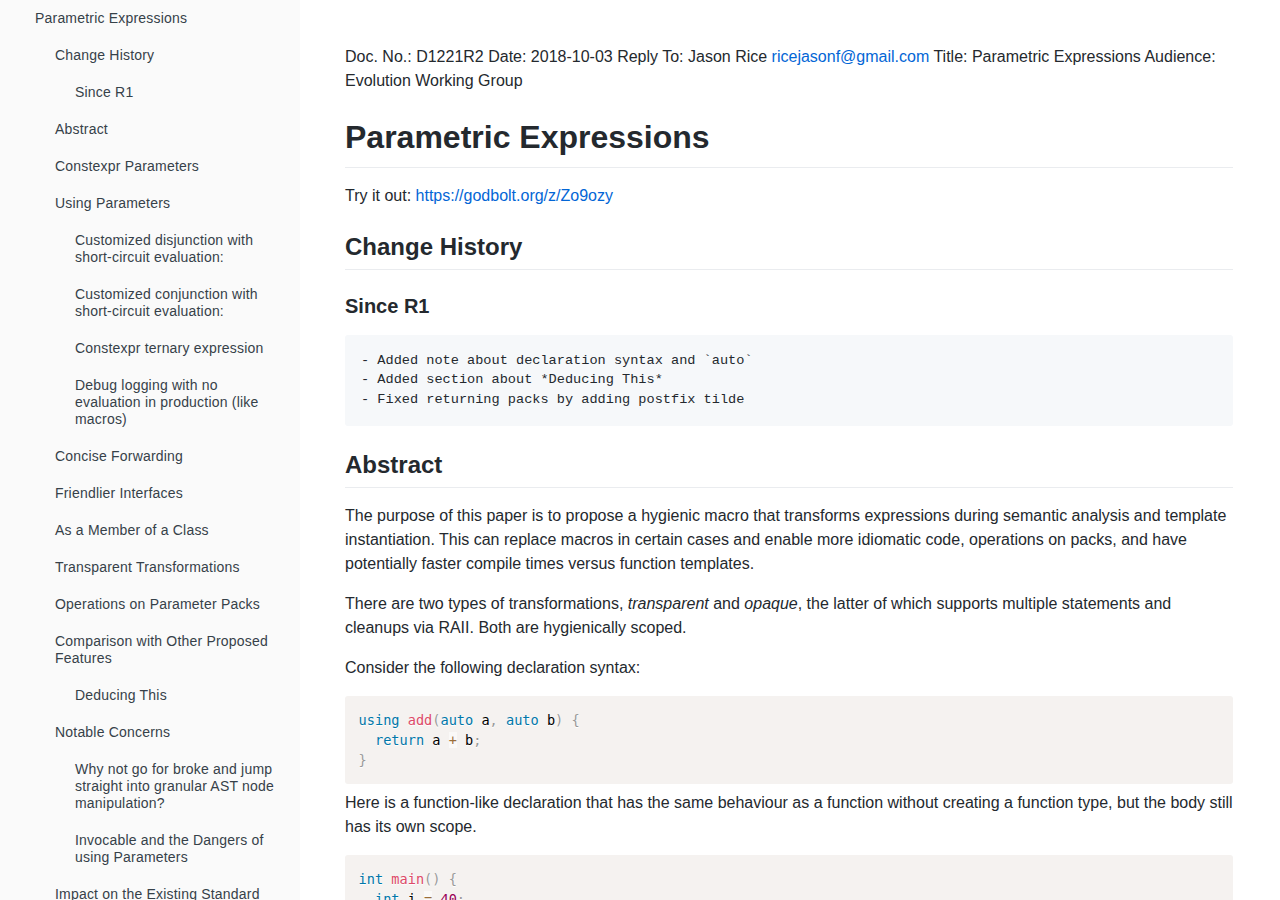
<file: d1221r2.html>
<html><head></head><body class="_toc-left">
<style type="text/css">
@font-face {
  font-family: octicons-link;
  src: url([data-uri]) format('woff');
}

.markdown-body {
  -ms-text-size-adjust: 100%;
  -webkit-text-size-adjust: 100%;
  line-height: 1.5;
  color: #24292e;
  font-family: -apple-system, BlinkMacSystemFont, "Segoe UI", Helvetica, Arial, sans-serif, "Apple Color Emoji", "Segoe UI Emoji", "Segoe UI Symbol";
  font-size: 16px;
  line-height: 1.5;
  word-wrap: break-word;
}

.markdown-body .pl-c {
  color: #6a737d;
}

.markdown-body .pl-c1,
.markdown-body .pl-s .pl-v {
  color: #005cc5;
}

.markdown-body .pl-e,
.markdown-body .pl-en {
  color: #6f42c1;
}

.markdown-body .pl-smi,
.markdown-body .pl-s .pl-s1 {
  color: #24292e;
}

.markdown-body .pl-ent {
  color: #22863a;
}

.markdown-body .pl-k {
  color: #d73a49;
}

.markdown-body .pl-s,
.markdown-body .pl-pds,
.markdown-body .pl-s .pl-pse .pl-s1,
.markdown-body .pl-sr,
.markdown-body .pl-sr .pl-cce,
.markdown-body .pl-sr .pl-sre,
.markdown-body .pl-sr .pl-sra {
  color: #032f62;
}

.markdown-body .pl-v,
.markdown-body .pl-smw {
  color: #e36209;
}

.markdown-body .pl-bu {
  color: #b31d28;
}

.markdown-body .pl-ii {
  color: #fafbfc;
  background-color: #b31d28;
}

.markdown-body .pl-c2 {
  color: #fafbfc;
  background-color: #d73a49;
}

.markdown-body .pl-c2::before {
  content: "^M";
}

.markdown-body .pl-sr .pl-cce {
  font-weight: bold;
  color: #22863a;
}

.markdown-body .pl-ml {
  color: #735c0f;
}

.markdown-body .pl-mh,
.markdown-body .pl-mh .pl-en,
.markdown-body .pl-ms {
  font-weight: bold;
  color: #005cc5;
}

.markdown-body .pl-mi {
  font-style: italic;
  color: #24292e;
}

.markdown-body .pl-mb {
  font-weight: bold;
  color: #24292e;
}

.markdown-body .pl-md {
  color: #b31d28;
  background-color: #ffeef0;
}

.markdown-body .pl-mi1 {
  color: #22863a;
  background-color: #f0fff4;
}

.markdown-body .pl-mc {
  color: #e36209;
  background-color: #ffebda;
}

.markdown-body .pl-mi2 {
  color: #f6f8fa;
  background-color: #005cc5;
}

.markdown-body .pl-mdr {
  font-weight: bold;
  color: #6f42c1;
}

.markdown-body .pl-ba {
  color: #586069;
}

.markdown-body .pl-sg {
  color: #959da5;
}

.markdown-body .pl-corl {
  text-decoration: underline;
  color: #032f62;
}

.markdown-body .octicon {
  display: inline-block;
  vertical-align: text-top;
  fill: currentColor;
}

.markdown-body a {
  background-color: transparent;
  -webkit-text-decoration-skip: objects;
}

.markdown-body a:active,
.markdown-body a:hover {
  outline-width: 0;
}

.markdown-body strong {
  font-weight: inherit;
}

.markdown-body strong {
  font-weight: bolder;
}

.markdown-body h1 {
  font-size: 2em;
  margin: 0.67em 0;
}

.markdown-body img {
  border-style: none;
}

.markdown-body svg:not(:root) {
  overflow: hidden;
}

.markdown-body code,
.markdown-body kbd,
.markdown-body pre {
  font-family: monospace, monospace;
  font-size: 1em;
}

.markdown-body hr {
  box-sizing: content-box;
  height: 0;
  overflow: visible;
}

.markdown-body input {
  font: inherit;
  margin: 0;
}

.markdown-body input {
  overflow: visible;
}

.markdown-body [type="checkbox"] {
  box-sizing: border-box;
  padding: 0;
}

.markdown-body * {
  box-sizing: border-box;
}

.markdown-body input {
  font-family: inherit;
  font-size: inherit;
  line-height: inherit;
}

.markdown-body a {
  color: #0366d6;
  text-decoration: none;
}

.markdown-body a:hover {
  text-decoration: underline;
}

.markdown-body strong {
  font-weight: 600;
}

.markdown-body hr {
  height: 0;
  margin: 15px 0;
  overflow: hidden;
  background: transparent;
  border: 0;
  border-bottom: 1px solid #dfe2e5;
}

.markdown-body hr::before {
  display: table;
  content: "";
}

.markdown-body hr::after {
  display: table;
  clear: both;
  content: "";
}

.markdown-body table {
  border-spacing: 0;
  border-collapse: collapse;
}

.markdown-body td,
.markdown-body th {
  padding: 0;
}

.markdown-body h1,
.markdown-body h2,
.markdown-body h3,
.markdown-body h4,
.markdown-body h5,
.markdown-body h6 {
  margin-top: 0;
  margin-bottom: 0;
}

.markdown-body h1 {
  font-size: 32px;
  font-weight: 600;
}

.markdown-body h2 {
  font-size: 24px;
  font-weight: 600;
}

.markdown-body h3 {
  font-size: 20px;
  font-weight: 600;
}

.markdown-body h4 {
  font-size: 16px;
  font-weight: 600;
}

.markdown-body h5 {
  font-size: 14px;
  font-weight: 600;
}

.markdown-body h6 {
  font-size: 12px;
  font-weight: 600;
}

.markdown-body p {
  margin-top: 0;
  margin-bottom: 10px;
}

.markdown-body blockquote {
  margin: 0;
}

.markdown-body ul,
.markdown-body ol {
  padding-left: 0;
  margin-top: 0;
  margin-bottom: 0;
}

.markdown-body ol ol,
.markdown-body ul ol {
  list-style-type: lower-roman;
}

.markdown-body ul ul ol,
.markdown-body ul ol ol,
.markdown-body ol ul ol,
.markdown-body ol ol ol {
  list-style-type: lower-alpha;
}

.markdown-body dd {
  margin-left: 0;
}

.markdown-body code {
  font-family: "SFMono-Regular", Consolas, "Liberation Mono", Menlo, Courier, monospace;
  font-size: 12px;
}

.markdown-body pre {
  margin-top: 0;
  margin-bottom: 0;
  font-family: "SFMono-Regular", Consolas, "Liberation Mono", Menlo, Courier, monospace;
  font-size: 12px;
}

.markdown-body .octicon {
  vertical-align: text-bottom;
}

.markdown-body .pl-0 {
  padding-left: 0 !important;
}

.markdown-body .pl-1 {
  padding-left: 4px !important;
}

.markdown-body .pl-2 {
  padding-left: 8px !important;
}

.markdown-body .pl-3 {
  padding-left: 16px !important;
}

.markdown-body .pl-4 {
  padding-left: 24px !important;
}

.markdown-body .pl-5 {
  padding-left: 32px !important;
}

.markdown-body .pl-6 {
  padding-left: 40px !important;
}

.markdown-body::before {
  display: table;
  content: "";
}

.markdown-body::after {
  display: table;
  clear: both;
  content: "";
}

.markdown-body>*:first-child {
  margin-top: 0 !important;
}

.markdown-body>*:last-child {
  margin-bottom: 0 !important;
}

.markdown-body a:not([href]) {
  color: inherit;
  text-decoration: none;
}

.markdown-body .anchor {
  float: left;
  padding-right: 4px;
  margin-left: -20px;
  line-height: 1;
}

.markdown-body .anchor:focus {
  outline: none;
}

.markdown-body p,
.markdown-body blockquote,
.markdown-body ul,
.markdown-body ol,
.markdown-body dl,
.markdown-body table,
.markdown-body pre {
  margin-top: 0;
  margin-bottom: 16px;
}

.markdown-body hr {
  height: 0.25em;
  padding: 0;
  margin: 24px 0;
  background-color: #e1e4e8;
  border: 0;
}

.markdown-body blockquote {
  padding: 0 1em;
  color: #6a737d;
  border-left: 0.25em solid #dfe2e5;
}

.markdown-body blockquote>:first-child {
  margin-top: 0;
}

.markdown-body blockquote>:last-child {
  margin-bottom: 0;
}

.markdown-body kbd {
  display: inline-block;
  padding: 3px 5px;
  font-size: 11px;
  line-height: 10px;
  color: #444d56;
  vertical-align: middle;
  background-color: #fafbfc;
  border: solid 1px #c6cbd1;
  border-bottom-color: #959da5;
  border-radius: 3px;
  box-shadow: inset 0 -1px 0 #959da5;
}

.markdown-body h1,
.markdown-body h2,
.markdown-body h3,
.markdown-body h4,
.markdown-body h5,
.markdown-body h6 {
  margin-top: 24px;
  margin-bottom: 16px;
  font-weight: 600;
  line-height: 1.25;
}

.markdown-body h1 .octicon-link,
.markdown-body h2 .octicon-link,
.markdown-body h3 .octicon-link,
.markdown-body h4 .octicon-link,
.markdown-body h5 .octicon-link,
.markdown-body h6 .octicon-link {
  color: #1b1f23;
  vertical-align: middle;
  visibility: hidden;
}

.markdown-body h1:hover .anchor,
.markdown-body h2:hover .anchor,
.markdown-body h3:hover .anchor,
.markdown-body h4:hover .anchor,
.markdown-body h5:hover .anchor,
.markdown-body h6:hover .anchor {
  text-decoration: none;
}

.markdown-body h1:hover .anchor .octicon-link,
.markdown-body h2:hover .anchor .octicon-link,
.markdown-body h3:hover .anchor .octicon-link,
.markdown-body h4:hover .anchor .octicon-link,
.markdown-body h5:hover .anchor .octicon-link,
.markdown-body h6:hover .anchor .octicon-link {
  visibility: visible;
}

.markdown-body h1 {
  padding-bottom: 0.3em;
  font-size: 2em;
  border-bottom: 1px solid #eaecef;
}

.markdown-body h2 {
  padding-bottom: 0.3em;
  font-size: 1.5em;
  border-bottom: 1px solid #eaecef;
}

.markdown-body h3 {
  font-size: 1.25em;
}

.markdown-body h4 {
  font-size: 1em;
}

.markdown-body h5 {
  font-size: 0.875em;
}

.markdown-body h6 {
  font-size: 0.85em;
  color: #6a737d;
}

.markdown-body ul,
.markdown-body ol {
  padding-left: 2em;
}

.markdown-body ul ul,
.markdown-body ul ol,
.markdown-body ol ol,
.markdown-body ol ul {
  margin-top: 0;
  margin-bottom: 0;
}

.markdown-body li>p {
  margin-top: 16px;
}

.markdown-body li+li {
  margin-top: 0.25em;
}

.markdown-body dl {
  padding: 0;
}

.markdown-body dl dt {
  padding: 0;
  margin-top: 16px;
  font-size: 1em;
  font-style: italic;
  font-weight: 600;
}

.markdown-body dl dd {
  padding: 0 16px;
  margin-bottom: 16px;
}

.markdown-body table {
  display: block;
  width: 100%;
  overflow: auto;
}

.markdown-body table th {
  font-weight: 600;
}

.markdown-body table th,
.markdown-body table td {
  padding: 6px 13px;
  border: 1px solid #dfe2e5;
}

.markdown-body table tr {
  background-color: #fff;
  border-top: 1px solid #c6cbd1;
}

.markdown-body table tr:nth-child(2n) {
  background-color: #f6f8fa;
}

.markdown-body img {
  max-width: 100%;
  box-sizing: content-box;
  background-color: #fff;
}

.markdown-body img[align=right] {
  padding-left: 20px;
}

.markdown-body img[align=left] {
  padding-right: 20px;
}

.markdown-body code {
  padding: 0;
  padding-top: 0.2em;
  padding-bottom: 0.2em;
  margin: 0;
  font-size: 85%;
  background-color: rgba(27,31,35,0.05);
  border-radius: 3px;
}

.markdown-body code::before,
.markdown-body code::after {
  letter-spacing: -0.2em;
  content: "\00a0";
}

.markdown-body pre {
  word-wrap: normal;
}

.markdown-body pre>code {
  padding: 0;
  margin: 0;
  font-size: 100%;
  word-break: normal;
  white-space: pre;
  background: transparent;
  border: 0;
}

.markdown-body .highlight {
  margin-bottom: 16px;
}

.markdown-body .highlight pre {
  margin-bottom: 0;
  word-break: normal;
}

.markdown-body .highlight pre,
.markdown-body pre {
  padding: 16px;
  overflow: auto;
  font-size: 85%;
  line-height: 1.45;
  background-color: #f6f8fa;
  border-radius: 3px;
}

.markdown-body pre code {
  display: inline;
  max-width: auto;
  padding: 0;
  margin: 0;
  overflow: visible;
  line-height: inherit;
  word-wrap: normal;
  background-color: transparent;
  border: 0;
}

.markdown-body pre code::before,
.markdown-body pre code::after {
  content: normal;
}

.markdown-body .full-commit .btn-outline:not(:disabled):hover {
  color: #005cc5;
  border-color: #005cc5;
}

.markdown-body kbd {
  display: inline-block;
  padding: 3px 5px;
  font: 11px "SFMono-Regular", Consolas, "Liberation Mono", Menlo, Courier, monospace;
  line-height: 10px;
  color: #444d56;
  vertical-align: middle;
  background-color: #fafbfc;
  border: solid 1px #d1d5da;
  border-bottom-color: #c6cbd1;
  border-radius: 3px;
  box-shadow: inset 0 -1px 0 #c6cbd1;
}

.markdown-body :checked+.radio-label {
  position: relative;
  z-index: 1;
  border-color: #0366d6;
}

.markdown-body .task-list-item {
  list-style-type: none;
}

.markdown-body .task-list-item+.task-list-item {
  margin-top: 3px;
}

.markdown-body .task-list-item input {
  margin: 0 0.2em 0.25em -1.6em;
  vertical-align: middle;
}

.markdown-body hr {
  border-bottom-color: #eee;
}

/*Markdown Viewer*/
.markdown-body summary:hover { cursor: pointer; }
.markdown-body ul li p { margin: 0; }

/* content.css */

i
/*global*/
html, body {
  padding: 0 !important; margin: 0 !important;
  width: auto !important; max-width: 100% !important;
}

pre#_markdown {
  word-wrap: break-word;
  white-space: pre-wrap;
}

/*github theme*/
.markdown-body {
  overflow: auto;

  min-width: 888px;
  max-width: 888px;

  background-color: #fff;
  border: 1px solid #ddd;

  padding: 45px;
  margin: 20px auto;
}
.markdown-body #_html>*:first-child {
  margin-top: 0 !important;
}
.markdown-body #_html>*:last-child {
  margin-bottom: 0 !important;
}
.markdown-body img {
  background-color: transparent;
}

/*all other themes*/
.markdown-theme {
  box-sizing: border-box;
  max-width: 100% !important;
  padding: 20px !important;
  margin: 0 auto !important;
}
@media (max-width: 767px) {
  .markdown-theme { width: auto !important; }
}
@media (min-width: 768px) and (max-width: 992px) {
  .markdown-theme { width: 713px !important; }
}
@media (min-width: 992px) and (max-width: 1200px) {
  .markdown-theme { width: 937px !important; }
}
@media (min-width: 1200px) {
  .markdown-theme { width: 1145px !important; }
}

/*toc*/
body {
  display: flex;
}
body._toc-left { padding-left: 300px !important; }
body._toc-right { padding-right: 300px !important; }
#_toc {
  position: fixed;
  top: 0; bottom: 0; left: 0;
  width: 300px;
  height: 100%;
  background: #fafafa;
  overflow-y: auto;
  overflow-x: hidden;
}
#_toc #_ul {
  padding: 0 0 0 20px !important;
  margin: 0 !important;
}
#_toc #_ul a {
  font-family: 'Helvetica Neue', Helvetica, Arial, sans-serif !important;
  font-size: 14px !important;
  line-height: 17px !important;
  color: #364149 !important;
  font-weight: normal !important;
  font-style: normal !important;
  text-decoration: none !important;
  text-transform: none !important;
  letter-spacing: 0.2px !important;
  background: none !important;
  border: 0 !important;
  padding: 10px 15px !important;
  display: block !important;
}
#_toc #_ul a:hover {
  text-decoration: underline !important;
}

/*anchor link*/
@font-face {
  font-family: octicons-link;
  src: url([data-uri]) format('woff');
}

.octicon {
  font: normal normal 16px 'octicons-link';
  line-height: 1;
  display: inline-block;
  text-decoration: none;
  -webkit-font-smoothing: antialiased;
  -moz-osx-font-smoothing: grayscale;
  -webkit-user-select: none;
  -moz-user-select: none;
  -ms-user-select: none;
  user-select: none;
}
.octicon-link:before { content: '\f05c'; }

.octicon-link {
  display: none;
  color: #000;
  vertical-align: middle;
}

.anchor {
  display: flex;
  flex-direction: column;
  justify-content: center;
}

.markdown-body h1:hover .anchor,
.markdown-body h2:hover .anchor,
.markdown-body h3:hover .anchor,
.markdown-body h4:hover .anchor,
.markdown-body h5:hover .anchor,
.markdown-body h6:hover .anchor {
  height: 1em;
  padding-left: 8px;
  margin-left: -28px;
  line-height: 1;
  text-decoration: none;
}
.markdown-body h1:hover .octicon-link,
.markdown-body h2:hover .octicon-link,
.markdown-body h3:hover .octicon-link,
.markdown-body h4:hover .octicon-link,
.markdown-body h5:hover .octicon-link,
.markdown-body h6:hover .octicon-link {
  display: inline-block;
}

/*emojione*/
.emojione {
  /* Emoji Sizing */
  font-size: inherit;
  height: 3ex;
  width: 3.1ex;
  min-height: 20px;
  min-width: 20px;

  /* Inline alignment adjust the margins  */
  display: inline-block;
  margin: -.2ex .15em .2ex;
  line-height: normal;
  vertical-align: middle;
}

img.emojione {
  /* prevent img stretch */
  width: auto;
}

/* prism */
code[class*=language-],pre[class*=language-]{color:#000;background:0 0;text-shadow:0 1px #fff;font-family:Consolas,Monaco,'Andale Mono','Ubuntu Mono',monospace;text-align:left;white-space:pre;word-spacing:normal;word-break:normal;word-wrap:normal;line-height:1.5;-moz-tab-size:4;-o-tab-size:4;tab-size:4;-webkit-hyphens:none;-moz-hyphens:none;-ms-hyphens:none;hyphens:none}code[class*=language-] ::-moz-selection,code[class*=language-]::-moz-selection,pre[class*=language-] ::-moz-selection,pre[class*=language-]::-moz-selection{text-shadow:none;background:#b3d4fc}code[class*=language-] ::selection,code[class*=language-]::selection,pre[class*=language-] ::selection,pre[class*=language-]::selection{text-shadow:none;background:#b3d4fc}@media print{code[class*=language-],pre[class*=language-]{text-shadow:none}}pre[class*=language-]{padding:1em;margin:.5em 0;overflow:auto}:not(pre)>code[class*=language-],pre[class*=language-]{background:#f5f2f0}:not(pre)>code[class*=language-]{padding:.1em;border-radius:.3em;white-space:normal}.token.cdata,.token.comment,.token.doctype,.token.prolog{color:#708090}.token.punctuation{color:#999}.namespace{opacity:.7}.token.boolean,.token.constant,.token.deleted,.token.number,.token.property,.token.symbol,.token.tag{color:#905}.token.attr-name,.token.builtin,.token.char,.token.inserted,.token.selector,.token.string{color:#690}.language-css .token.string,.style .token.string,.token.entity,.token.operator,.token.url{color:#9a6e3a;background:rgba(255,255,255,.5)}.token.atrule,.token.attr-value,.token.keyword{color:#07a}.token.class-name,.token.function{color:#dd4a68}.token.important,.token.regex,.token.variable{color:#e90}.token.bold,.token.important{font-weight:700}.token.italic{font-style:italic}.token.entity{cursor:help}
</style>
<div id="_html" class="markdown-body" style="
    border: 0;
    margin: 0;
">
<thead>
<tr>
<th></th>
<th></th>
</tr>
</thead>
<tbody>
<tr>
<td>Doc. No.:</td>
<td>D1221R2</td>
</tr>
<tr>
<td>Date:</td>
<td>2018-10-03</td>
</tr>
<tr>
<td>Reply To:</td>
<td>Jason Rice 
<a href="mailto:ricejasonf@gmail.com">ricejasonf@gmail.com</a></td>
</tr>
<tr>
<td>Title:</td>
<td>Parametric Expressions</td>
</tr>
<tr>
<td>Audience:</td>
<td>Evolution Working Group</td>
</tr>
</tbody>
</table>
<h1 id="parametric-expressions"><a class="anchor" name="parametric-expressions" href="#parametric-expressions"><span class="octicon octicon-link"></span></a>Parametric Expressions</h1>
<p>Try it out: <a href="https://godbolt.org/z/Zo9ozy">https://godbolt.org/z/Zo9ozy</a></p>
<h2 id="change-history"><a class="anchor" name="change-history" href="#change-history"><span class="octicon octicon-link"></span></a>Change History</h2>
<h3 id="since-r1"><a class="anchor" name="since-r1" href="#since-r1"><span class="octicon octicon-link"></span></a>Since R1</h3>
<pre><code>- Added note about declaration syntax and `auto`
- Added section about *Deducing This*
- Fixed returning packs by adding postfix tilde
</code></pre>
<h2 id="abstract"><a class="anchor" name="abstract" href="#abstract"><span class="octicon octicon-link"></span></a>Abstract</h2>
<p>The purpose of this paper is to propose a hygienic macro that transforms expressions during semantic
analysis and template instantiation. This can replace macros in certain cases and enable more idiomatic
code, operations on packs, and have potentially faster compile times versus function templates.</p>
<p>There are two types of transformations, <em>transparent</em> and <em>opaque</em>, the latter of which supports multiple
statements and cleanups via RAII. Both are hygienically scoped.</p>
<p>Consider the following declaration syntax:</p>
<pre class=" language-cpp"><code class=" language-cpp"><span class="token keyword">using</span> <span class="token function">add</span><span class="token punctuation">(</span><span class="token keyword">auto</span> a<span class="token punctuation">,</span> <span class="token keyword">auto</span> b<span class="token punctuation">)</span> <span class="token punctuation">{</span>
  <span class="token keyword">return</span> a <span class="token operator">+</span> b<span class="token punctuation">;</span>
<span class="token punctuation">}</span>
</code></pre>
<p>Here is a function-like declaration that has the same behaviour as a function without creating
a function type, but the body still has its own scope. </p>
<pre class=" language-cpp"><code class=" language-cpp"><span class="token keyword">int</span> <span class="token function">main</span><span class="token punctuation">(</span><span class="token punctuation">)</span> <span class="token punctuation">{</span>
  <span class="token keyword">int</span> i <span class="token operator">=</span> <span class="token number">40</span><span class="token punctuation">;</span>
  <span class="token keyword">int</span> x <span class="token operator">=</span> <span class="token function">add</span><span class="token punctuation">(</span>i<span class="token punctuation">,</span> <span class="token number">2</span><span class="token punctuation">)</span><span class="token punctuation">;</span>
<span class="token punctuation">}</span>

<span class="token comment">// the same as</span>

<span class="token keyword">int</span> <span class="token function">main</span><span class="token punctuation">(</span><span class="token punctuation">)</span> <span class="token punctuation">{</span>
  <span class="token keyword">int</span> i <span class="token operator">=</span> <span class="token number">40</span><span class="token punctuation">;</span>
  <span class="token keyword">int</span> x <span class="token operator">=</span> <span class="token punctuation">(</span><span class="token punctuation">{</span>
    <span class="token keyword">auto</span><span class="token operator">&amp;</span> a <span class="token operator">=</span> i<span class="token punctuation">;</span>
    <span class="token keyword">auto</span><span class="token operator">&amp;&amp;</span> b <span class="token operator">=</span> <span class="token number">2</span><span class="token punctuation">;</span>
    a <span class="token operator">+</span> b<span class="token punctuation">;</span> <span class="token comment">// result of expression</span>
  <span class="token punctuation">}</span><span class="token punctuation">)</span><span class="token punctuation">;</span>
<span class="token punctuation">}</span>
</code></pre>
<blockquote>
<p>By default each input expression is bound to a variable resulting in evaluation that is consistent with
normal function call expressions. User controlled evaluation is addressed in <em>Using Parameters</em>.</p>
</blockquote>
<p>A quick note about the declaration syntax: The <code>auto</code> in the parameter list in this paper is being used as a placeholder for a constraint.
Normal parameters are implicitly <code>auto&amp;&amp;</code>. With concepts the desired syntax is:</p>
<pre class=" language-cpp"><code class=" language-cpp"><span class="token keyword">using</span> <span class="token function">foo</span><span class="token punctuation">(</span>Constraint <span class="token comment">/*auto&amp;&amp;*/</span> x<span class="token punctuation">)</span> <span class="token punctuation">{</span>
  <span class="token keyword">return</span> x<span class="token punctuation">;</span>
<span class="token punctuation">}</span>

<span class="token keyword">using</span> <span class="token function">bar</span><span class="token punctuation">(</span><span class="token keyword">constexpr</span> Constraint <span class="token comment">/*auto*/</span> x<span class="token punctuation">)</span> <span class="token punctuation">{</span>
  <span class="token keyword">return</span> x<span class="token punctuation">;</span>
<span class="token punctuation">}</span>
</code></pre>
<p>Parameter types are deduced like this:</p>
<table>
<thead>
<tr>
<th>Specifier</th>
<th>Input value-category</th>
<th>Deduced Type</th>
</tr>
</thead>
<tbody>
<tr>
<td></td>
<td>lvalue</td>
<td>auto&amp;</td>
</tr>
<tr>
<td></td>
<td>rvalue</td>
<td>auto&amp;&amp;</td>
</tr>
<tr>
<td>constexpr</td>
<td>lvalue</td>
<td>auto</td>
</tr>
<tr>
<td>constexpr</td>
<td>rvalue</td>
<td>auto</td>
</tr>
<tr>
<td>using</td>
<td>lvalue</td>
<td>token-pasted, so lvalue</td>
</tr>
<tr>
<td>using</td>
<td>rvalue</td>
<td>token-pasted, so rvalue</td>
</tr>
</tbody>
</table>
<p>Function templates as we have them now are loaded with features such as overloading, constraints,
type deduction, SFINAE, ect.. When called not only do we get an expensive template instantiation but also
potentially large symbols and extraneous code generation all for functions we wouldn't call otherwise
unless we expected the optimizer to inline them out anyways.</p>
<p>With this tool we want to give programmers the ability to allow this inlining at an earlier stage, but
since the inlining is guaranteed and in the context of where it is called we can do things not currently
possible with normal functions without creating a special type for each invocation.</p>
<h2 id="constexpr-parameters"><a class="anchor" name="constexpr-parameters" href="#constexpr-parameters"><span class="octicon octicon-link"></span></a>Constexpr Parameters</h2>
<p>Since the invocation is inlined we easily get constexpr parameters without generating a complicated
symbol for a function prototype.</p>
<pre class=" language-cpp"><code class=" language-cpp"><span class="token keyword">using</span> <span class="token function">to_int_c</span><span class="token punctuation">(</span><span class="token keyword">constexpr</span> <span class="token keyword">auto</span> x<span class="token punctuation">)</span> <span class="token punctuation">{</span>
  <span class="token keyword">return</span> std<span class="token operator">::</span>integral_constant<span class="token operator">&lt;</span><span class="token keyword">int</span><span class="token punctuation">,</span> x<span class="token operator">&gt;</span><span class="token punctuation">{</span><span class="token punctuation">}</span><span class="token punctuation">;</span>
<span class="token punctuation">}</span>

<span class="token keyword">int</span> <span class="token function">main</span><span class="token punctuation">(</span><span class="token punctuation">)</span> <span class="token punctuation">{</span>
  <span class="token keyword">constexpr</span> <span class="token keyword">int</span> x <span class="token operator">=</span> <span class="token number">42</span><span class="token punctuation">;</span>
  std<span class="token operator">::</span>integral_constant<span class="token operator">&lt;</span><span class="token keyword">int</span><span class="token punctuation">,</span> <span class="token number">42</span><span class="token operator">&gt;</span> foo <span class="token operator">=</span> <span class="token function">to_int_c</span><span class="token punctuation">(</span><span class="token number">42</span><span class="token punctuation">)</span><span class="token punctuation">;</span>
<span class="token punctuation">}</span>
</code></pre>
<h2 id="using-parameters"><a class="anchor" name="using-parameters" href="#using-parameters"><span class="octicon octicon-link"></span></a>Using Parameters</h2>
<p>With <code>using</code> as a specifier, we allow the user to take control of evaluation with macro-like semantics.</p>
<pre class=" language-cpp"><code class=" language-cpp"><span class="token macro property">#<span class="token directive keyword">include</span> <span class="token string">&lt;iostream&gt;</span></span>

<span class="token keyword">using</span> <span class="token function">if_</span><span class="token punctuation">(</span><span class="token keyword">using</span> <span class="token keyword">auto</span> cond<span class="token punctuation">,</span> <span class="token keyword">using</span> <span class="token keyword">auto</span> x<span class="token punctuation">,</span> <span class="token keyword">using</span> <span class="token keyword">auto</span> y<span class="token punctuation">)</span> <span class="token punctuation">{</span>
  <span class="token keyword">return</span> cond <span class="token operator">?</span> x <span class="token operator">:</span> y<span class="token punctuation">;</span>
<span class="token punctuation">}</span>

<span class="token keyword">int</span> <span class="token function">main</span><span class="token punctuation">(</span><span class="token punctuation">)</span> <span class="token punctuation">{</span>
  <span class="token function">if_</span><span class="token punctuation">(</span>
    <span class="token boolean">true</span><span class="token punctuation">,</span>
    std<span class="token operator">::</span>cout <span class="token operator">&lt;&lt;</span> <span class="token string">"Hello, world!"</span> <span class="token operator">&lt;&lt;</span> <span class="token string">'\n'</span><span class="token punctuation">,</span>
    std<span class="token operator">::</span>cout <span class="token operator">&lt;&lt;</span> <span class="token string">"not evaluated so nothing gets printed"</span>
  <span class="token punctuation">)</span><span class="token punctuation">;</span>
<span class="token punctuation">}</span>
</code></pre>
<p><a href="https://godbolt.org/z/z1bE4y">https://godbolt.org/z/z1bE4y</a></p>
<p>This has some compelling use cases for creating idiomatic interfaces.</p>
<h3 id="customized-disjunction-with-short-circuit-evaluation"><a class="anchor" name="customized-disjunction-with-short-circuit-evaluation" href="#customized-disjunction-with-short-circuit-evaluation"><span class="octicon octicon-link"></span></a>Customized disjunction with short-circuit evaluation:</h3>
<pre class=" language-cpp"><code class=" language-cpp"><span class="token macro property">#<span class="token directive keyword">include</span> <span class="token string">&lt;string&gt;</span></span>

<span class="token keyword">struct</span> foo <span class="token punctuation">{</span>
  std<span class="token operator">::</span>string value<span class="token punctuation">;</span>
  <span class="token keyword">using</span> <span class="token keyword">operator</span><span class="token operator">||</span><span class="token punctuation">(</span><span class="token keyword">auto</span> self<span class="token punctuation">,</span> <span class="token keyword">using</span> <span class="token keyword">auto</span> x<span class="token punctuation">)</span> <span class="token punctuation">{</span>
    <span class="token keyword">return</span> <span class="token punctuation">(</span>self<span class="token punctuation">.</span>value<span class="token punctuation">.</span><span class="token function">length</span><span class="token punctuation">(</span><span class="token punctuation">)</span> <span class="token operator">&gt;</span> <span class="token number">0</span><span class="token punctuation">)</span> <span class="token operator">?</span> self <span class="token operator">:</span> x<span class="token punctuation">;</span>
  <span class="token punctuation">}</span> 
<span class="token punctuation">}</span><span class="token punctuation">;</span>

foo x <span class="token operator">=</span> <span class="token punctuation">{</span><span class="token string">"hello"</span><span class="token punctuation">}</span><span class="token punctuation">;</span>
foo y <span class="token operator">=</span> x <span class="token operator">||</span> foo<span class="token punctuation">{</span><span class="token string">"world"</span><span class="token punctuation">}</span><span class="token punctuation">;</span>
          <span class="token comment">// ^ lazily constructed</span>
</code></pre>
<p><a href="https://godbolt.org/z/AObP4X">https://godbolt.org/z/AObP4X</a></p>
<h3 id="customized-conjunction-with-short-circuit-evaluation"><a class="anchor" name="customized-conjunction-with-short-circuit-evaluation" href="#customized-conjunction-with-short-circuit-evaluation"><span class="octicon octicon-link"></span></a>Customized conjunction with short-circuit evaluation:</h3>
<pre class=" language-cpp"><code class=" language-cpp"><span class="token macro property">#<span class="token directive keyword">include</span> <span class="token string">&lt;iostream&gt;</span></span>
<span class="token macro property">#<span class="token directive keyword">include</span> <span class="token string">&lt;string_view&gt;</span></span>

<span class="token keyword">struct</span> guard <span class="token punctuation">{</span>
  <span class="token keyword">using</span> <span class="token keyword">operator</span><span class="token operator">&amp;&amp;</span><span class="token punctuation">(</span><span class="token keyword">auto</span> self<span class="token punctuation">,</span> <span class="token keyword">using</span> <span class="token keyword">auto</span> LAZY_X<span class="token punctuation">)</span> <span class="token punctuation">{</span>
    <span class="token keyword">if</span> <span class="token punctuation">(</span><span class="token operator">!</span>self<span class="token punctuation">.</span>is_stopped<span class="token punctuation">)</span> <span class="token punctuation">{</span>
      <span class="token keyword">decltype</span><span class="token punctuation">(</span><span class="token keyword">auto</span><span class="token punctuation">)</span> x <span class="token operator">=</span> LAZY_X<span class="token punctuation">;</span>
      std<span class="token operator">::</span>cout <span class="token operator">&lt;&lt;</span> x <span class="token operator">&lt;&lt;</span> <span class="token string">'\n'</span><span class="token punctuation">;</span>
      <span class="token keyword">if</span> <span class="token punctuation">(</span>std<span class="token operator">::</span><span class="token function">string_view</span><span class="token punctuation">(</span>x<span class="token punctuation">)</span> <span class="token operator">==</span> std<span class="token operator">::</span><span class="token function">string_view</span><span class="token punctuation">(</span><span class="token string">"stop"</span><span class="token punctuation">)</span><span class="token punctuation">)</span>
        self<span class="token punctuation">.</span>is_stopped <span class="token operator">=</span> <span class="token boolean">true</span><span class="token punctuation">;</span>
    <span class="token punctuation">}</span>
    <span class="token keyword">return</span> self<span class="token punctuation">;</span>
  <span class="token punctuation">}</span>

  <span class="token keyword">bool</span> is_stopped <span class="token operator">=</span> <span class="token boolean">false</span><span class="token punctuation">;</span>
<span class="token punctuation">}</span><span class="token punctuation">;</span>

<span class="token keyword">int</span> <span class="token function">main</span><span class="token punctuation">(</span><span class="token punctuation">)</span> <span class="token punctuation">{</span>
  <span class="token keyword">auto</span> g <span class="token operator">=</span> guard<span class="token punctuation">{</span><span class="token punctuation">}</span> <span class="token operator">&amp;&amp;</span> <span class="token string">"pass1"</span>
                   <span class="token operator">&amp;&amp;</span> <span class="token string">"pass2"</span>
                   <span class="token operator">&amp;&amp;</span> <span class="token string">"pass3"</span>
                   <span class="token operator">&amp;&amp;</span> <span class="token string">"stop"</span>
                   <span class="token operator">&amp;&amp;</span> <span class="token string">"this is not printed"</span><span class="token punctuation">;</span>
<span class="token punctuation">}</span>
</code></pre>
<p><a href="https://godbolt.org/z/Ih2eyc">https://godbolt.org/z/Ih2eyc</a></p>
<h3 id="constexpr-ternary-expression"><a class="anchor" name="constexpr-ternary-expression" href="#constexpr-ternary-expression"><span class="octicon octicon-link"></span></a>Constexpr ternary expression</h3>
<p>We can have an expression yield different types and omit evaluation for the unused alternative.</p>
<pre class=" language-cpp"><code class=" language-cpp"><span class="token macro property">#<span class="token directive keyword">include</span> <span class="token string">&lt;memory&gt;</span></span>

<span class="token keyword">template</span> <span class="token operator">&lt;</span><span class="token keyword">bool</span><span class="token operator">&gt;</span>
<span class="token keyword">struct</span> constexpr_if_<span class="token punctuation">;</span>

<span class="token comment">/* ... */</span>

<span class="token keyword">using</span> <span class="token function">constexpr_if</span><span class="token punctuation">(</span><span class="token keyword">constexpr</span> <span class="token keyword">auto</span> cond<span class="token punctuation">,</span>
                   <span class="token keyword">using</span> <span class="token keyword">auto</span> x<span class="token punctuation">,</span>
                   <span class="token keyword">using</span> <span class="token keyword">auto</span> y<span class="token punctuation">)</span> <span class="token punctuation">{</span>
  <span class="token keyword">return</span> constexpr_if_<span class="token operator">&lt;</span>cond<span class="token operator">&gt;</span><span class="token operator">::</span><span class="token function">apply</span><span class="token punctuation">(</span>x<span class="token punctuation">,</span> y<span class="token punctuation">)</span><span class="token punctuation">;</span>
<span class="token punctuation">}</span>

<span class="token keyword">auto</span> x <span class="token operator">=</span> <span class="token function">constexpr_if</span><span class="token punctuation">(</span><span class="token boolean">true</span><span class="token punctuation">,</span> <span class="token keyword">int</span><span class="token punctuation">{</span><span class="token number">42</span><span class="token punctuation">}</span><span class="token punctuation">,</span> std<span class="token operator">::</span>make_unique<span class="token operator">&lt;</span><span class="token keyword">int</span><span class="token operator">&gt;</span><span class="token punctuation">(</span><span class="token number">42</span><span class="token punctuation">)</span><span class="token punctuation">)</span><span class="token punctuation">;</span>
                                  <span class="token comment">// ^ not evaluated</span>
</code></pre>
<p><a href="https://godbolt.org/z/SU4EyB">https://godbolt.org/z/SU4EyB</a></p>
<h3 id="debug-logging-with-no-evaluation-in-production-like-macros"><a class="anchor" name="debug-logging-with-no-evaluation-in-production-like-macros" href="#debug-logging-with-no-evaluation-in-production-like-macros"><span class="octicon octicon-link"></span></a>Debug logging with no evaluation in production (like macros)</h3>
<pre class=" language-cpp"><code class=" language-cpp"><span class="token keyword">namespace</span> log <span class="token punctuation">{</span>
  <span class="token keyword">struct</span> null_stream <span class="token punctuation">{</span>
    <span class="token keyword">using</span> <span class="token keyword">operator</span><span class="token operator">&lt;&lt;</span><span class="token punctuation">(</span><span class="token keyword">using</span> <span class="token keyword">auto</span><span class="token punctuation">)</span> <span class="token punctuation">{</span>
      <span class="token keyword">return</span> null_stream<span class="token punctuation">{</span><span class="token punctuation">}</span><span class="token punctuation">;</span>
    <span class="token punctuation">}</span>
  <span class="token punctuation">}</span><span class="token punctuation">;</span>

  <span class="token keyword">using</span> <span class="token function">warn</span><span class="token punctuation">(</span><span class="token punctuation">)</span> <span class="token punctuation">{</span>
    <span class="token keyword">if</span> <span class="token keyword">constexpr</span> <span class="token punctuation">(</span>log_level <span class="token operator">==</span> Warning<span class="token punctuation">)</span>
      <span class="token keyword">return</span> std<span class="token operator">::</span>wcerr<span class="token punctuation">;</span>
    <span class="token keyword">else</span>
      <span class="token keyword">return</span> null_stream<span class="token punctuation">{</span><span class="token punctuation">}</span><span class="token punctuation">;</span>
  <span class="token punctuation">}</span>
<span class="token punctuation">}</span>

<span class="token keyword">if</span> <span class="token punctuation">(</span>foo <span class="token operator">&gt;</span> <span class="token number">42</span><span class="token punctuation">)</span>
  log<span class="token operator">::</span><span class="token function">warn</span><span class="token punctuation">(</span><span class="token punctuation">)</span> <span class="token operator">&lt;&lt;</span> <span class="token string">"Foo is too large: "</span> <span class="token operator">&lt;&lt;</span> foo <span class="token operator">&lt;&lt;</span> <span class="token string">'\n'</span><span class="token punctuation">;</span>
</code></pre>
<p>With these, there is the issue of the author unintentionally duplicating or omitting evaluation of an
input expression. This is the reason for the declaration specifier. Once opting in, the author assumes
the same behaviour and pitfalls as we already expect with preprocessor macros.</p>
<h2 id="concise-forwarding"><a class="anchor" name="concise-forwarding" href="#concise-forwarding"><span class="octicon octicon-link"></span></a>Concise Forwarding</h2>
<p>With this feature we can implement a forwarding operator that is more concise than the existing
<code>std::forward</code>.</p>
<pre class=" language-cpp"><code class=" language-cpp"><span class="token keyword">using</span> <span class="token function">fwd</span><span class="token punctuation">(</span><span class="token keyword">using</span> <span class="token keyword">auto</span> x<span class="token punctuation">)</span> <span class="token punctuation">{</span>
  <span class="token keyword">return</span> <span class="token keyword">static_cast</span><span class="token operator">&lt;</span><span class="token keyword">decltype</span><span class="token punctuation">(</span>x<span class="token punctuation">)</span><span class="token operator">&gt;</span><span class="token punctuation">(</span>x<span class="token punctuation">)</span><span class="token punctuation">;</span>
<span class="token punctuation">}</span>

<span class="token keyword">auto</span> old_f <span class="token operator">=</span> <span class="token punctuation">[</span><span class="token punctuation">]</span><span class="token punctuation">(</span><span class="token keyword">auto</span><span class="token operator">&amp;&amp;</span> x<span class="token punctuation">)</span> <span class="token punctuation">{</span> <span class="token function">use</span><span class="token punctuation">(</span>std<span class="token operator">::</span>forward<span class="token operator">&lt;</span><span class="token keyword">decltype</span><span class="token punctuation">(</span>x<span class="token punctuation">)</span><span class="token operator">&gt;</span><span class="token punctuation">(</span>x<span class="token punctuation">)</span><span class="token punctuation">)</span><span class="token punctuation">;</span> <span class="token punctuation">}</span><span class="token punctuation">;</span>
<span class="token keyword">auto</span> new_f <span class="token operator">=</span> <span class="token punctuation">[</span><span class="token punctuation">]</span><span class="token punctuation">(</span><span class="token keyword">auto</span><span class="token operator">&amp;&amp;</span> x<span class="token punctuation">)</span> <span class="token punctuation">{</span> <span class="token function">use</span><span class="token punctuation">(</span><span class="token function">fwd</span><span class="token punctuation">(</span>x<span class="token punctuation">)</span><span class="token punctuation">)</span><span class="token punctuation">;</span> <span class="token punctuation">}</span><span class="token punctuation">;</span>
</code></pre>
<p><a href="https://godbolt.org/z/mIC3ck">https://godbolt.org/z/mIC3ck</a></p>
<h2 id="friendlier-interfaces"><a class="anchor" name="friendlier-interfaces" href="#friendlier-interfaces"><span class="octicon octicon-link"></span></a>Friendlier Interfaces</h2>
<p>Some people don't like the angle bracket soup that templates can bring when interfaces require constexpr
friendly inputs. Here we can hide it with a simple wrapper (taken from <a href="https://twitter.com/Cor3ntin/status/1085826982670143488">here</a>):</p>
<pre class=" language-cpp"><code class=" language-cpp"><span class="token macro property">#<span class="token directive keyword">include</span> <span class="token string">"ctre.hpp"</span></span>
<span class="token macro property">#<span class="token directive keyword">include</span> <span class="token string">&lt;string_view&gt;</span></span>

<span class="token keyword">using</span> <span class="token function">match</span><span class="token punctuation">(</span><span class="token keyword">using</span> <span class="token keyword">auto</span> x<span class="token punctuation">,</span> <span class="token keyword">using</span> <span class="token keyword">auto</span> sv<span class="token punctuation">)</span> <span class="token punctuation">{</span>
    <span class="token keyword">static</span> <span class="token keyword">constexpr</span> <span class="token keyword">auto</span> pattern <span class="token operator">=</span> ctll<span class="token operator">::</span>basic_fixed_string<span class="token punctuation">{</span> x <span class="token punctuation">}</span><span class="token punctuation">;</span>
    <span class="token keyword">return</span> ctre<span class="token operator">::</span>re<span class="token operator">&lt;</span>pattern<span class="token operator">&gt;</span><span class="token punctuation">(</span><span class="token punctuation">)</span><span class="token punctuation">.</span><span class="token function">match</span><span class="token punctuation">(</span>sv<span class="token punctuation">)</span><span class="token punctuation">;</span>
<span class="token punctuation">}</span>


<span class="token keyword">int</span> <span class="token function">main</span><span class="token punctuation">(</span><span class="token punctuation">)</span> <span class="token punctuation">{</span>
    <span class="token keyword">return</span> <span class="token function">match</span><span class="token punctuation">(</span><span class="token string">"Hello.*"</span><span class="token punctuation">,</span> <span class="token string">"Hello World"</span><span class="token punctuation">)</span><span class="token punctuation">;</span>
<span class="token punctuation">}</span>
</code></pre>
<p><a href="https://godbolt.org/z/A0J6B4">https://godbolt.org/z/A0J6B4</a></p>
<h2 id="as-a-member-of-a-class"><a class="anchor" name="as-a-member-of-a-class" href="#as-a-member-of-a-class"><span class="octicon octicon-link"></span></a>As a Member of a Class</h2>
<p>Parametric expressions can be used as a member and in conjunction with operator overloading to create an
invocable object:</p>
<pre class=" language-cpp"><code class=" language-cpp">  <span class="token keyword">struct</span> id_fn <span class="token punctuation">{</span>
    <span class="token keyword">using</span> <span class="token keyword">operator</span><span class="token punctuation">(</span><span class="token punctuation">)</span><span class="token punctuation">(</span><span class="token keyword">this</span> <span class="token keyword">auto</span> self<span class="token punctuation">,</span> <span class="token keyword">auto</span> x<span class="token punctuation">)</span> <span class="token punctuation">{</span>
      <span class="token keyword">return</span> x<span class="token punctuation">;</span>
    <span class="token punctuation">}</span>
  <span class="token punctuation">}</span><span class="token punctuation">;</span>

  id_fn<span class="token punctuation">{</span><span class="token punctuation">}</span><span class="token punctuation">(</span><span class="token number">42</span><span class="token punctuation">)</span><span class="token punctuation">;</span>

  <span class="token keyword">static_assert</span><span class="token punctuation">(</span>std<span class="token operator">::</span>is_invocable<span class="token operator">&lt;</span>id_fn<span class="token punctuation">,</span> <span class="token keyword">int</span><span class="token operator">&gt;</span><span class="token operator">::</span>value<span class="token punctuation">)</span><span class="token punctuation">;</span>
</code></pre>
<p>Because <code>this</code> cannot be deduced, the first parameter is a "self" parameter initialized with the base
expression.</p>
<p>When declared with the <code>static</code> specifier there is no "self" parameter. This can be used for operators too when the base expression is not important.</p>
<pre class=" language-cpp"><code class=" language-cpp">  <span class="token keyword">struct</span> id_fn <span class="token punctuation">{</span>
    <span class="token keyword">static</span> <span class="token keyword">using</span> <span class="token keyword">operator</span><span class="token punctuation">(</span><span class="token punctuation">)</span><span class="token punctuation">(</span><span class="token keyword">auto</span> x<span class="token punctuation">)</span> <span class="token punctuation">{</span>
      <span class="token keyword">return</span> x<span class="token punctuation">;</span>
    <span class="token punctuation">}</span>
  <span class="token punctuation">}</span><span class="token punctuation">;</span>

  id_fn<span class="token punctuation">{</span><span class="token punctuation">}</span><span class="token punctuation">(</span><span class="token number">42</span><span class="token punctuation">)</span><span class="token punctuation">;</span>

  <span class="token keyword">static_assert</span><span class="token punctuation">(</span>std<span class="token operator">::</span>is_invocable<span class="token operator">&lt;</span>id_fn<span class="token punctuation">,</span> <span class="token keyword">int</span><span class="token operator">&gt;</span><span class="token operator">::</span>value<span class="token punctuation">)</span><span class="token punctuation">;</span>
</code></pre>
<blockquote>
<p>It is recommended to make the "self" parameter's behaviour consistent with <a href="http://www.open-std.org/jtc1/sc22/wg21/docs/papers/2019/p0847r2.html">P0847</a>.</p>
</blockquote>
<h2 id="transparent-transformations"><a class="anchor" name="transparent-transformations" href="#transparent-transformations"><span class="octicon octicon-link"></span></a>Transparent Transformations</h2>
<p>Specific conditions allow us to generate an expression that does not require RAII and therefore allows
the compiler to substitute the call expression directly which can also be used in SFINAE and other
contexts where variable declarations and statements are not welcome.</p>
<pre class=" language-cpp"><code class=" language-cpp"><span class="token keyword">using</span> <span class="token function">funcify</span><span class="token punctuation">(</span><span class="token keyword">using</span> <span class="token keyword">auto</span> f<span class="token punctuation">)</span> <span class="token punctuation">{</span>
  <span class="token keyword">return</span> <span class="token punctuation">[</span><span class="token punctuation">]</span><span class="token punctuation">(</span><span class="token keyword">auto</span><span class="token operator">&amp;&amp;</span> <span class="token punctuation">.</span><span class="token punctuation">.</span><span class="token punctuation">.</span>x<span class="token punctuation">)</span>
    <span class="token keyword">noexcept</span><span class="token punctuation">(</span><span class="token keyword">noexcept</span><span class="token punctuation">(</span><span class="token keyword">decltype</span><span class="token punctuation">(</span><span class="token function">f</span><span class="token punctuation">(</span>std<span class="token operator">::</span>forward<span class="token operator">&lt;</span><span class="token keyword">decltype</span><span class="token punctuation">(</span>x<span class="token punctuation">)</span><span class="token operator">&gt;</span><span class="token punctuation">(</span>x<span class="token punctuation">)</span><span class="token punctuation">)</span><span class="token punctuation">)</span><span class="token punctuation">)</span><span class="token punctuation">)</span>
    <span class="token operator">-</span><span class="token operator">&gt;</span> <span class="token keyword">decltype</span><span class="token punctuation">(</span><span class="token function">f</span><span class="token punctuation">(</span>std<span class="token operator">::</span>forward<span class="token operator">&lt;</span><span class="token keyword">decltype</span><span class="token punctuation">(</span>x<span class="token punctuation">)</span><span class="token operator">&gt;</span><span class="token punctuation">(</span>x<span class="token punctuation">)</span><span class="token punctuation">.</span><span class="token punctuation">.</span><span class="token punctuation">.</span><span class="token punctuation">)</span><span class="token punctuation">)</span>
    <span class="token punctuation">{</span> <span class="token keyword">return</span> <span class="token function">f</span><span class="token punctuation">(</span>std<span class="token operator">::</span>forward<span class="token operator">&lt;</span><span class="token keyword">decltype</span><span class="token punctuation">(</span>x<span class="token punctuation">)</span><span class="token operator">&gt;</span><span class="token punctuation">(</span>x<span class="token punctuation">)</span><span class="token punctuation">.</span><span class="token punctuation">.</span><span class="token punctuation">.</span><span class="token punctuation">)</span><span class="token punctuation">;</span> <span class="token punctuation">}</span><span class="token punctuation">;</span>
<span class="token punctuation">}</span>

<span class="token keyword">struct</span> make_array_impl <span class="token punctuation">{</span>
  <span class="token keyword">using</span> <span class="token keyword">operator</span><span class="token punctuation">(</span><span class="token punctuation">)</span><span class="token punctuation">(</span><span class="token keyword">using</span> <span class="token keyword">auto</span> <span class="token punctuation">.</span><span class="token punctuation">.</span><span class="token punctuation">.</span>x<span class="token punctuation">)</span> <span class="token punctuation">{</span>
    <span class="token keyword">return</span> std<span class="token operator">::</span>array<span class="token operator">&lt;</span>std<span class="token operator">::</span>common_type<span class="token operator">&lt;</span><span class="token keyword">decltype</span><span class="token punctuation">(</span>x<span class="token punctuation">)</span><span class="token punctuation">.</span><span class="token punctuation">.</span><span class="token punctuation">.</span><span class="token operator">&gt;</span><span class="token punctuation">,</span> <span class="token keyword">sizeof</span><span class="token punctuation">.</span><span class="token punctuation">.</span><span class="token punctuation">.</span><span class="token punctuation">(</span>x<span class="token punctuation">)</span><span class="token operator">&gt;</span><span class="token punctuation">{</span>x<span class="token punctuation">.</span><span class="token punctuation">.</span><span class="token punctuation">.</span><span class="token punctuation">}</span><span class="token punctuation">;</span>
  <span class="token punctuation">}</span>
<span class="token punctuation">}</span><span class="token punctuation">;</span>

<span class="token keyword">constexpr</span> <span class="token keyword">auto</span> make_array <span class="token operator">=</span> <span class="token function">funcify</span><span class="token punctuation">(</span>make_array_impl<span class="token punctuation">{</span><span class="token punctuation">}</span><span class="token punctuation">)</span><span class="token punctuation">;</span>
</code></pre>
<p>When a RAII scope is needed these will be referred to as opaque transformations.</p>
<blockquote>
<p>If the difference is confusing then consider an alternative syntax for transparent
transformations that doesn't involve compound statement and return statement syntax. Something like the following:</p>
<pre class=" language-cpp"><code class=" language-cpp"><span class="token comment">/* Possible alternative syntax for transparent transformations */</span>
<span class="token keyword">using</span> <span class="token function">add</span><span class="token punctuation">(</span><span class="token keyword">using</span> <span class="token keyword">auto</span> x<span class="token punctuation">,</span> <span class="token keyword">using</span> <span class="token keyword">auto</span> y<span class="token punctuation">)</span> <span class="token operator">=</span> x <span class="token operator">+</span> y<span class="token punctuation">;</span>
                                   <span class="token comment">// ^ note the assignment like syntax</span>
</code></pre>
</blockquote>
<h2 id="operations-on-parameter-packs"><a class="anchor" name="operations-on-parameter-packs" href="#operations-on-parameter-packs"><span class="octicon octicon-link"></span></a>Operations on Parameter Packs</h2>
<p>The ability to return a pack can reduce the need for additional helper functions for things like
unpacking index sequences or tuples. This proposal uses a postfix tilde <code>~</code> to declare and call
parametric expressions returning unexpanded parameter packs.</p>
<pre class=" language-cpp"><code class=" language-cpp"><span class="token keyword">template</span> <span class="token operator">&lt;</span><span class="token keyword">typename</span><span class="token operator">&gt;</span>
<span class="token keyword">struct</span> int_seq_<span class="token punctuation">;</span>

<span class="token keyword">template</span> <span class="token operator">&lt;</span><span class="token keyword">typename</span> T<span class="token punctuation">,</span> T <span class="token punctuation">.</span><span class="token punctuation">.</span><span class="token punctuation">.</span>i<span class="token operator">&gt;</span>
<span class="token keyword">struct</span> int_seq_<span class="token operator">&lt;</span>std<span class="token operator">::</span>integer_sequence<span class="token operator">&lt;</span>T<span class="token punctuation">,</span> i<span class="token punctuation">.</span><span class="token punctuation">.</span><span class="token punctuation">.</span><span class="token operator">&gt;&gt;</span> <span class="token punctuation">{</span>
  <span class="token keyword">static</span> <span class="token keyword">using</span> <span class="token function">apply</span><span class="token punctuation">(</span><span class="token punctuation">)</span> <span class="token punctuation">{</span>
    <span class="token keyword">return</span> i<span class="token punctuation">;</span>
  <span class="token punctuation">}</span>
<span class="token punctuation">}</span><span class="token punctuation">;</span>

<span class="token keyword">using</span> <span class="token function">int_seq</span><span class="token punctuation">(</span><span class="token keyword">using</span> <span class="token keyword">auto</span> i<span class="token punctuation">)</span> <span class="token punctuation">{</span>
  <span class="token keyword">return</span> int_seq_<span class="token operator">&lt;</span>std<span class="token operator">::</span>make_index_sequence<span class="token operator">&lt;</span>i<span class="token operator">&gt;&gt;</span><span class="token operator">::</span><span class="token function">apply</span><span class="token punctuation">(</span><span class="token punctuation">)</span><span class="token punctuation">;</span>
<span class="token punctuation">}</span>

<span class="token keyword">int</span> <span class="token function">main</span><span class="token punctuation">(</span><span class="token punctuation">)</span> <span class="token punctuation">{</span>
  <span class="token punctuation">{</span>
    <span class="token keyword">int</span> sum <span class="token operator">=</span> <span class="token punctuation">(</span>int_seq<span class="token operator">~</span><span class="token punctuation">(</span><span class="token number">5</span><span class="token punctuation">)</span> <span class="token operator">+</span> <span class="token punctuation">.</span><span class="token punctuation">.</span><span class="token punctuation">.</span><span class="token punctuation">)</span><span class="token punctuation">;</span>
  <span class="token punctuation">}</span>
  <span class="token punctuation">{</span>
    std<span class="token operator">::</span>array<span class="token operator">&lt;</span><span class="token keyword">int</span><span class="token punctuation">,</span> <span class="token number">5</span><span class="token operator">&gt;</span> xs <span class="token operator">=</span> <span class="token punctuation">{</span><span class="token number">1</span><span class="token punctuation">,</span> <span class="token number">2</span><span class="token punctuation">,</span> <span class="token number">3</span><span class="token punctuation">,</span> <span class="token number">4</span><span class="token punctuation">,</span> <span class="token number">5</span><span class="token punctuation">}</span><span class="token punctuation">;</span>
    <span class="token keyword">int</span> sum <span class="token operator">=</span> <span class="token punctuation">(</span>xs<span class="token punctuation">[</span>int_seq<span class="token operator">~</span><span class="token punctuation">(</span><span class="token number">5</span><span class="token punctuation">)</span><span class="token punctuation">]</span> <span class="token operator">+</span> <span class="token punctuation">.</span><span class="token punctuation">.</span><span class="token punctuation">.</span><span class="token punctuation">)</span><span class="token punctuation">;</span>
  <span class="token punctuation">}</span>
  <span class="token punctuation">{</span>
    <span class="token keyword">int</span> xs<span class="token punctuation">[</span><span class="token punctuation">]</span> <span class="token operator">=</span> <span class="token punctuation">{</span><span class="token number">1</span><span class="token punctuation">,</span> <span class="token number">2</span><span class="token punctuation">,</span> <span class="token number">3</span><span class="token punctuation">,</span> <span class="token number">4</span><span class="token punctuation">,</span> <span class="token number">5</span><span class="token punctuation">}</span><span class="token punctuation">;</span>
    <span class="token keyword">int</span> sum <span class="token operator">=</span> <span class="token punctuation">(</span>xs<span class="token punctuation">[</span>int_seq<span class="token operator">~</span><span class="token punctuation">(</span><span class="token number">5</span><span class="token punctuation">)</span><span class="token punctuation">]</span> <span class="token operator">+</span> <span class="token punctuation">.</span><span class="token punctuation">.</span><span class="token punctuation">.</span><span class="token punctuation">)</span><span class="token punctuation">;</span>
  <span class="token punctuation">}</span>
  <span class="token punctuation">{</span>
    <span class="token keyword">constexpr</span> std<span class="token operator">::</span>tuple xs<span class="token punctuation">{</span><span class="token number">1</span><span class="token punctuation">,</span> <span class="token number">2</span><span class="token punctuation">,</span> <span class="token number">3</span><span class="token punctuation">,</span> <span class="token number">4</span><span class="token punctuation">,</span> <span class="token number">5</span><span class="token punctuation">}</span><span class="token punctuation">;</span>
    <span class="token keyword">constexpr</span> <span class="token keyword">int</span> sum <span class="token operator">=</span> <span class="token punctuation">(</span>unpack<span class="token operator">~</span><span class="token punctuation">(</span>xs<span class="token punctuation">)</span> <span class="token operator">+</span> <span class="token punctuation">.</span><span class="token punctuation">.</span><span class="token punctuation">.</span><span class="token punctuation">)</span><span class="token punctuation">;</span>
  <span class="token punctuation">}</span>
<span class="token punctuation">}</span>
</code></pre>
<p>Since a parametric expression must either return a pack or not return a pack, and any call expression
must know this even if the name is dependent, we must add a marker to the call site and declaration.
For the case of returning a pack, a postfix tilde after the name is used:</p>
<pre class=" language-cpp"><code class=" language-cpp"><span class="token keyword">using</span> to_pack<span class="token operator">~</span><span class="token punctuation">(</span><span class="token keyword">using</span> <span class="token keyword">auto</span> <span class="token punctuation">.</span><span class="token punctuation">.</span><span class="token punctuation">.</span>x<span class="token punctuation">)</span> <span class="token punctuation">{</span>
  <span class="token keyword">return</span> x<span class="token punctuation">;</span>
      <span class="token comment">// ^-- must be unexpanded pack</span>
<span class="token punctuation">}</span>

<span class="token keyword">int</span> <span class="token function">main</span><span class="token punctuation">(</span><span class="token punctuation">)</span> <span class="token punctuation">{</span>
  <span class="token keyword">int</span> sum <span class="token operator">=</span> <span class="token punctuation">(</span>to_pack<span class="token operator">~</span><span class="token punctuation">(</span><span class="token number">0</span><span class="token punctuation">,</span> <span class="token number">1</span><span class="token punctuation">,</span> <span class="token number">2</span><span class="token punctuation">,</span> <span class="token number">3</span><span class="token punctuation">)</span> <span class="token operator">+</span> <span class="token punctuation">.</span><span class="token punctuation">.</span><span class="token punctuation">.</span><span class="token punctuation">)</span><span class="token punctuation">;</span>
  <span class="token comment">//         ^^^^^^^^^^^^^^^^^^^^ this is a pack</span>
<span class="token punctuation">}</span>
   
</code></pre>
<p>Additionally, this paper proposes a unary postfix tilde operator that is implemented as a parametric expression.</p>
<pre class=" language-cpp"><code class=" language-cpp"><span class="token keyword">struct</span> foo <span class="token punctuation">{</span>
  <span class="token keyword">int</span> member1<span class="token punctuation">;</span>
  <span class="token keyword">int</span> member2<span class="token punctuation">;</span>

  <span class="token keyword">using</span> <span class="token keyword">operator</span><span class="token punctuation">(</span><span class="token punctuation">)</span><span class="token operator">~</span><span class="token punctuation">(</span><span class="token keyword">auto</span> self<span class="token punctuation">)</span> <span class="token punctuation">{</span>
    <span class="token keyword">return</span> to_pack<span class="token operator">~</span><span class="token punctuation">(</span><span class="token function">fwd</span><span class="token punctuation">(</span>self<span class="token punctuation">)</span><span class="token punctuation">.</span>member1<span class="token punctuation">,</span>
                    <span class="token function">fwd</span><span class="token punctuation">(</span>self<span class="token punctuation">)</span><span class="token punctuation">.</span>member2<span class="token punctuation">)</span><span class="token punctuation">;</span>
  <span class="token punctuation">}</span>
<span class="token punctuation">}</span><span class="token punctuation">;</span>
  
foo xs <span class="token operator">=</span> <span class="token punctuation">{</span><span class="token number">4</span><span class="token punctuation">,</span> <span class="token number">2</span><span class="token punctuation">}</span><span class="token punctuation">;</span>
<span class="token function">assert</span><span class="token punctuation">(</span><span class="token punctuation">(</span>xs<span class="token operator">~</span> <span class="token operator">+</span> <span class="token punctuation">.</span><span class="token punctuation">.</span><span class="token punctuation">.</span><span class="token punctuation">)</span> <span class="token operator">==</span> <span class="token number">6</span><span class="token punctuation">)</span><span class="token punctuation">;</span>
       <span class="token comment">// ^ unary postfix tilde expands to pack</span>
</code></pre>
<blockquote>
<p>Note that here <code>self</code> is a bound parameter to avoid duplicate evaluation. For pack operations this variable would have to be bound to the calling scope. (so it can't be used in the translation unit)</p>
<p>The name <code>operator()~</code> for the declaration syntax was chosen as it prevents ambiguity with normal prefix <code>operator~</code>. Since overloading is not allowed <code>operator~(self, int)</code> is not possible.</p>
</blockquote>
<p>Currently the postfix tilde implementation is a work in progress, but you can still try it out without
the marker: <a href="https://godbolt.org/z/Zo9ozy">https://godbolt.org/z/Zo9ozy</a></p>
<p>The idea for using a postfix tilde comes from Arthur O`Dwyer's blog post <a href="https://quuxplusone.github.io/blog/2019/02/11/tilde-notation-for-exploding-tuples/"><em>Packs of packs</em></a>. In it he describes an ambiguity with packs of packs. For example:</p>
<pre class=" language-cpp"><code class=" language-cpp">  <span class="token keyword">template</span> <span class="token operator">&lt;</span><span class="token keyword">typename</span> <span class="token punctuation">.</span><span class="token punctuation">.</span><span class="token punctuation">.</span>Pack<span class="token operator">&gt;</span>
  <span class="token keyword">void</span> <span class="token function">foo</span><span class="token punctuation">(</span><span class="token punctuation">)</span> <span class="token punctuation">{</span>
    <span class="token punctuation">(</span>Pack<span class="token operator">::</span>get_pack<span class="token operator">~</span><span class="token punctuation">(</span><span class="token punctuation">)</span><span class="token punctuation">,</span> <span class="token punctuation">.</span><span class="token punctuation">.</span><span class="token punctuation">.</span><span class="token punctuation">)</span><span class="token punctuation">;</span>
  <span class="token comment">// ^-------------^-- how do these expand?</span>
  <span class="token punctuation">}</span>
</code></pre>
<p>To prevent this ambiguity we disallow operands containing unexpanded parameter packs. This must include checking the callee of non-member call expressions.</p>
<h2 id="comparison-with-other-proposed-features"><a class="anchor" name="comparison-with-other-proposed-features" href="#comparison-with-other-proposed-features"><span class="octicon octicon-link"></span></a>Comparison with Other Proposed Features</h2>
<p>One of the primary benefits of this proposed feature is the compile-time performance and
the fact that it has zero impact on the type system. That with operations on packs, there are no other
proposals addressing this. However this proposed feature does have overlap with other proposed features
concerning constexpr parameters and conditional evaluation.</p>
<p>The paper <em><code>constexpr</code> Function Parameters</em> <a href="http://www.open-std.org/jtc1/sc22/wg21/docs/papers/2018/p1045r0.html">(P1045R1)</a> by David Stone proposes the <code>constexpr</code>
specifier be allowed in normal function parameter declarations effectively making the parameter
<code>constexpr</code>. The advantage that it has over this Parametric Expressions proposal is that it allows
function overloading. While this is still highly desirable, it comes with a few costs which will affect
compiler throughput. First, it requires overload resolution to check if an argument expression can be
used in a constant expression. Second, each constexpr parameter would affect the type creating a new
function type with symbols that would have to be similar to anonymous classes for each permutation of
input arguments. If this is deemed feasible, there is no conflict and the <code>constexpr</code> parameters proposed
by this paper are consistent with David Stone's proposal and the feature proposed in this paper would be
a useful augment for when overloading is not needed.</p>
<p>The paper <em>Towards A (Lazy) Forwarding Mechanism for C++</em> <a href="http://www.open-std.org/jtc1/sc22/wg21/docs/papers/2018/p0927r0.pdf">(P0927R0)</a> by James Dennet and Geoff Romer
specifically sets out to add a feature to enable conditional evaluation of function parameters. The paper
suggests the use of syntax similar to a lambda expression for the parameter declaration to specify
laziness of evaluation which is a major shift in convention as far as variable declarations are
concerned. This paper is in agreement with the motiviations stated, but the solutions are in contrast.
Having the same issues with creating a function prototype, the paper addresses the implications on the
type system suggesting that lazy parameters be added to the type system which is high impact, complex, and
in the opinion of this paper, unnecessary. This paper, however, is proposing the use of an existing
keyword in the declaration specifier which is more in keeping with existing conventions with parameter
declarations, and there is no impact on the type system which makes it a better solution.</p>
<h3 id="deducing-this"><a class="anchor" name="deducing-this" href="#deducing-this"><span class="octicon octicon-link"></span></a>Deducing This</h3>
<p>The paper <em>Deducing This</em> <a href="http://www.open-std.org/jtc1/sc22/wg21/docs/papers/2019/p0847r2.html">P0847</a> introduces a means for deducing the type and qualifiers for <code>this</code>
which eliminates requiring users to create duplicate overloads for const, non-const, and different
reference types. This is great. Since parametric expressions do not have overloading it must deduce the
type of the base expression so it copies the idea of using the first parameter as P0847 does. To make it
clear to the user that a parameter is a "self" parameter, it is desired that it use the same <code>this</code>
specifier in the declaration syntax. At least for non-constexpr and non-using params the behaviour should be
consistent with the <code>this</code> parameters specified in P0847 as well (e.g. casting to base class).</p>
<p>In the reference implementation for this paper, <code>this</code> is not allowed in the body of parametric
expressions because its type qualifiers and referenceness are not known until instantiation, hence the
need for a "self" parameter.</p>
<p>From a language design standpoint, it is feasible to make <code>this</code> dependent for parametric expressions
without requiring a "self" parameter. However, for the implementation in Clang this was not a light
impact code change. It should be weighed whether the committee would prefer dependent <code>this</code> for
parametric expressions or to use a P0847 style self parameter.</p>
<h2 id="notable-concerns"><a class="anchor" name="notable-concerns" href="#notable-concerns"><span class="octicon octicon-link"></span></a>Notable Concerns</h2>
<h3 id="why-not-go-for-broke-and-jump-straight-into-granular-ast-node-manipulation"><a class="anchor" name="why-not-go-for-broke-and-jump-straight-into-granular-ast-node-manipulation" href="#why-not-go-for-broke-and-jump-straight-into-granular-ast-node-manipulation"><span class="octicon octicon-link"></span></a>Why not go for broke and jump straight into granular AST node manipulation?</h3>
<p>Some have suggested that we add something more akin to raw AST generation as is found in Rust macros.
While this would be a powerful superset of the feature this paper is proposing, it comes with some
issues.  One, this would make the interface <strong>significantly more complicated</strong> and inaccessible to
typical users. It also comes with the same problems with evaluation that preprocessor macros have in that
it easily allows mistakes that result in duplicate evaluation or double move operations.</p>
<p>The interface proposed with <em>Parametric Expressions</em> is such that it defaults to consistent evaluation of
input expressions by binding them to an actual variable declaration in the parameter list. If the author
of a function wants to take control of evaluation they can do so via the <code>using</code> parameter declaration
specifier and thus opt in explictly and without a lot of crazy AST syntax.</p>
<p>That said, the advent of Reflection and Metaclasses may open the door to allowing more refined control
over the AST, and this paper's stance is that this feature is <strong>forwards compatible</strong> with the possibilty
of adding <code>reflexpr</code> parameters or some similar construct to enable this superset.</p>
<h3 id="invocable-and-the-dangers-of-using-parameters"><a class="anchor" name="invocable-and-the-dangers-of-using-parameters" href="#invocable-and-the-dangers-of-using-parameters"><span class="octicon octicon-link"></span></a>Invocable and the Dangers of <code>using</code> Parameters</h3>
<p>As previously stated, <code>using</code> parameters add macro-like semantics. While the pitfalls of macros are well
understood, here is an edge case that is worth mentioning:</p>
<pre class=" language-cpp"><code class=" language-cpp"><span class="token keyword">struct</span> eval_twice_fn <span class="token punctuation">{</span>
  <span class="token keyword">using</span> <span class="token keyword">operator</span><span class="token punctuation">(</span><span class="token punctuation">)</span><span class="token punctuation">(</span><span class="token keyword">using</span> <span class="token keyword">auto</span> x<span class="token punctuation">)</span> <span class="token punctuation">{</span>
    <span class="token keyword">return</span> std<span class="token operator">::</span><span class="token function">pair</span><span class="token punctuation">(</span>x<span class="token punctuation">,</span> x<span class="token punctuation">)</span><span class="token punctuation">;</span>
  <span class="token punctuation">}</span>
<span class="token punctuation">}</span> <span class="token keyword">inline</span> <span class="token keyword">constexpr</span> eval_twice<span class="token punctuation">{</span><span class="token punctuation">}</span><span class="token punctuation">;</span>

<span class="token keyword">auto</span> result1 <span class="token operator">=</span> <span class="token function">eval_twice</span><span class="token punctuation">(</span>my<span class="token operator">::</span><span class="token function">string</span><span class="token punctuation">(</span><span class="token string">"foo"</span><span class="token punctuation">)</span><span class="token punctuation">)</span><span class="token punctuation">;</span>
<span class="token keyword">auto</span> result2 <span class="token operator">=</span> std<span class="token operator">::</span><span class="token function">invoke</span><span class="token punctuation">(</span>eval_twice<span class="token punctuation">,</span> my<span class="token operator">::</span><span class="token function">string</span><span class="token punctuation">(</span><span class="token string">"foo"</span><span class="token punctuation">)</span><span class="token punctuation">)</span><span class="token punctuation">;</span>
</code></pre>
<p>Here the semantics are changed when used with <code>std::invoke</code>. Since <code>std::invoke</code> is a normal function, it
evaluates it and binds it to a parameter that is perfectly forwarded. The forwarding expression would
then be passed to <code>eval_twice</code> and the result of the input would get moved twice. With the call
expression the result is a pair of two distinct strings containing a pointer to their own "foo".</p>
<p><code>std::Invokable</code> does not require that the call to <code>std::invoke</code> be equality preserving on its arguments
so this is likely permissible. Regardless, this paper's stance is to allow these types of edge cases, and
leave it to the discretion of the user as the user is opting in explicitly via the <code>using</code> specifier.
Attempts to prevent these would involve complex rules and could inadvertantly rule out desirable use
cases.</p>
<h2 id="impact-on-the-existing-standard"><a class="anchor" name="impact-on-the-existing-standard" href="#impact-on-the-existing-standard"><span class="octicon octicon-link"></span></a>Impact on the Existing Standard</h2>
<p>While there is zero impact on existing features in C++, the following additions are required:</p>
<ol>
<li>
<p>Parsing the <code>using</code> keyword followed by an identifier or operator name followed by a left
parentheses would indicate the declaration of a parametric expression disambiguating from
other valid uses of the <code>using</code> keyword for other types of declarations.</p>
</li>
<li>
<p>Allow the <code>constexpr</code> specifier in parameter declarations in the context of a parametric
expression parameter list declaration.</p>
</li>
<li>
<p>The <code>using</code> keyword is used as a declaration specifier for parameter declarations in the
context a parametric expression parameter list declaration.</p>
</li>
<li>
<p>The parameter declarations do not specify a type but only a constraint.</p>
</li>
</ol>
<h2 id="implementation-experience"><a class="anchor" name="implementation-experience" href="#implementation-experience"><span class="octicon octicon-link"></span></a>Implementation Experience</h2>
<p>The proposed language feature has been implemented in a fork of Clang here: <a href="https://github.com/ricejasonf/clang/tree/parmexpr">reference implementation</a></p>
<p>Issues are being tracked here: <a href="https://github.com/ricejasonf/parametric_expressions/issues">Github</a></p>
<p>From this the following are rules to specify its workings in simple terms:</p>
<ol>
<li>
<p>Declaration or invocation does not create a type.</p>
</li>
<li>
<p>The input parameter list may contain only one parameter pack in any position.</p>
</li>
<li>
<p>Input parameters do not specify a type or have type specifiers.</p>
<ul>
<li>The <strong><code>auto</code> is a placeholder for a constraint</strong> which is meant for forwards compatibility with
language Concepts.</li>
</ul>
</li>
<li>
<p>Parameter declarations can have <code>constexpr</code> or <code>using</code> specifiers which change semantics:</p>
<ul>
<li>By default the parameter is a forwarding reference initialized with the input expression
(like auto&amp;&amp;).</li>
<li>The <code>constexpr</code> specifier enables value initialization with an expression that must be a
constant-expression (like constexpr auto)</li>
<li>The <code>using</code> specifier does not bind the input expression to a variable, but the input expression is
substituted everywhere the name is used. (like a macro)</li>
</ul>
</li>
<li>
<p>Parameters that bind to a variable are specified to evaluate in the order of their declaration from
left to right and before evaluation of the compound statement.</p>
</li>
<li>
<p>There are two types of transformations: <em>Opaque</em> and <em>Transparent</em></p>
<ul>
<li>Transparent transformations occur when there are no variable declarations (except <code>using</code> vars),
and there is only a single statement that is a return statement. The resulting expression
substitutes the call expression that invoked it.</li>
<li>When a pack is returned it is a transparent transformation. "Normal" parameters are allowed,
but they must be bound to the calling scope.</li>
<li>All others are opaque transformations and create a RAII scope where their return statements must be
full expressions. Typical RVO/NRVO rules for return values apply as they do in functions.</li>
</ul>
</li>
<li>
<p>Transparent transformations may have "parts" of expressions as inputs and outputs.</p>
<ul>
<li>This includes expressions that do not refer to values such as template names and others.</li>
<li>An unexpanded parameter pack is allowed as an output but is expanded before input, and it must have
a marker at the call site (postfix tilde).</li>
</ul>
</li>
<li>
<p>An Opaque transformation's return statements should follow the same rules for function return type
deduction via <code>decltype(auto)</code>.</p>
</li>
<li>
<p>Recursion is not feasible, but it is possible to achieve with templates and dependent input expressions.</p>
</li>
<li>
<p>Operator overloading is supported along with ADL, and it creates an ambiguous call if there are other
viable candidates present.</p>
</li>
<li>
<p>When defined as a member of a class, invocations include the base expression as the first parameter.
(ie a self parameter)</p>
<ul>
<li>The reason for this is that the type is deduced and it is not compatible with the way <code>this</code>
works in function definitions. Also it gives the user flexibility to define the self parameter
as <code>using</code> or <code>constexpr</code>.</li>
</ul>
</li>
<li>
<p>As a member, the static keyword can be used to simply make it a free entity that is local to
the owning class.</p>
<ul>
<li>This means there is no self parameter.</li>
</ul>
</li>
<li>
<p>Operator overloads can be declared as <code>static</code>.</p>
</li>
<li>
<p>All arguments must be non-dependent before instantiation. This includes value dependence.</p>
</li>
</ol>
<h2 id="summary"><a class="anchor" name="summary" href="#summary"><span class="octicon octicon-link"></span></a>Summary</h2>
<p>With this we have a facility for writing more idiomatic and concise code with operations on packs all
without polluting the call stack or extraneous type generation. Please consider this language feature
for a future standard of C++.</p>
<p>Thanks for looking at this!</p>
<p>Jason Rice</p>
<h2 id="acknowledgements"><a class="anchor" name="acknowledgements" href="#acknowledgements"><span class="octicon octicon-link"></span></a>Acknowledgements</h2>
<p>Special thanks to Louis Dionne and Miguel Ojeda who provided feedback and suggestions as well as others
who provided feedback on the mailing list and Slack.</p>
<p>The postfix tilde operator for returning packs was suggested by Arthur O'Dwyer <a href="https://quuxplusone.github.io/blog/2019/02/11/tilde-notation-for-exploding-tuples/">here</a>.</p>
</div><div id="_toc"><div id="_ul"><a href="#parametric-expressions">Parametric Expressions</a><div id="_ul"><a href="#change-history">Change History</a><div id="_ul"><a href="#since-r1">Since R1</a></div><a href="#abstract">Abstract</a><a href="#constexpr-parameters">Constexpr Parameters</a><a href="#using-parameters">Using Parameters</a><div id="_ul"><a href="#customized-disjunction-with-short-circuit-evaluation">Customized disjunction with short-circuit evaluation:</a><a href="#customized-conjunction-with-short-circuit-evaluation">Customized conjunction with short-circuit evaluation:</a><a href="#constexpr-ternary-expression">Constexpr ternary expression</a><a href="#debug-logging-with-no-evaluation-in-production-like-macros">Debug logging with no evaluation in production (like macros)</a></div><a href="#concise-forwarding">Concise Forwarding</a><a href="#friendlier-interfaces">Friendlier Interfaces</a><a href="#as-a-member-of-a-class">As a Member of a Class</a><a href="#transparent-transformations">Transparent Transformations</a><a href="#operations-on-parameter-packs">Operations on Parameter Packs</a><a href="#comparison-with-other-proposed-features">Comparison with Other Proposed Features</a><div id="_ul"><a href="#deducing-this">Deducing This</a></div><a href="#notable-concerns">Notable Concerns</a><div id="_ul"><a href="#why-not-go-for-broke-and-jump-straight-into-granular-ast-node-manipulation">Why not go for broke and jump straight into granular AST node manipulation?</a><a href="#invocable-and-the-dangers-of-using-parameters">Invocable and the Dangers of using Parameters</a></div><a href="#impact-on-the-existing-standard">Impact on the Existing Standard</a><a href="#implementation-experience">Implementation Experience</a><a href="#summary">Summary</a><a href="#acknowledgements">Acknowledgements</a></div></div></div></body></html>
</file>
